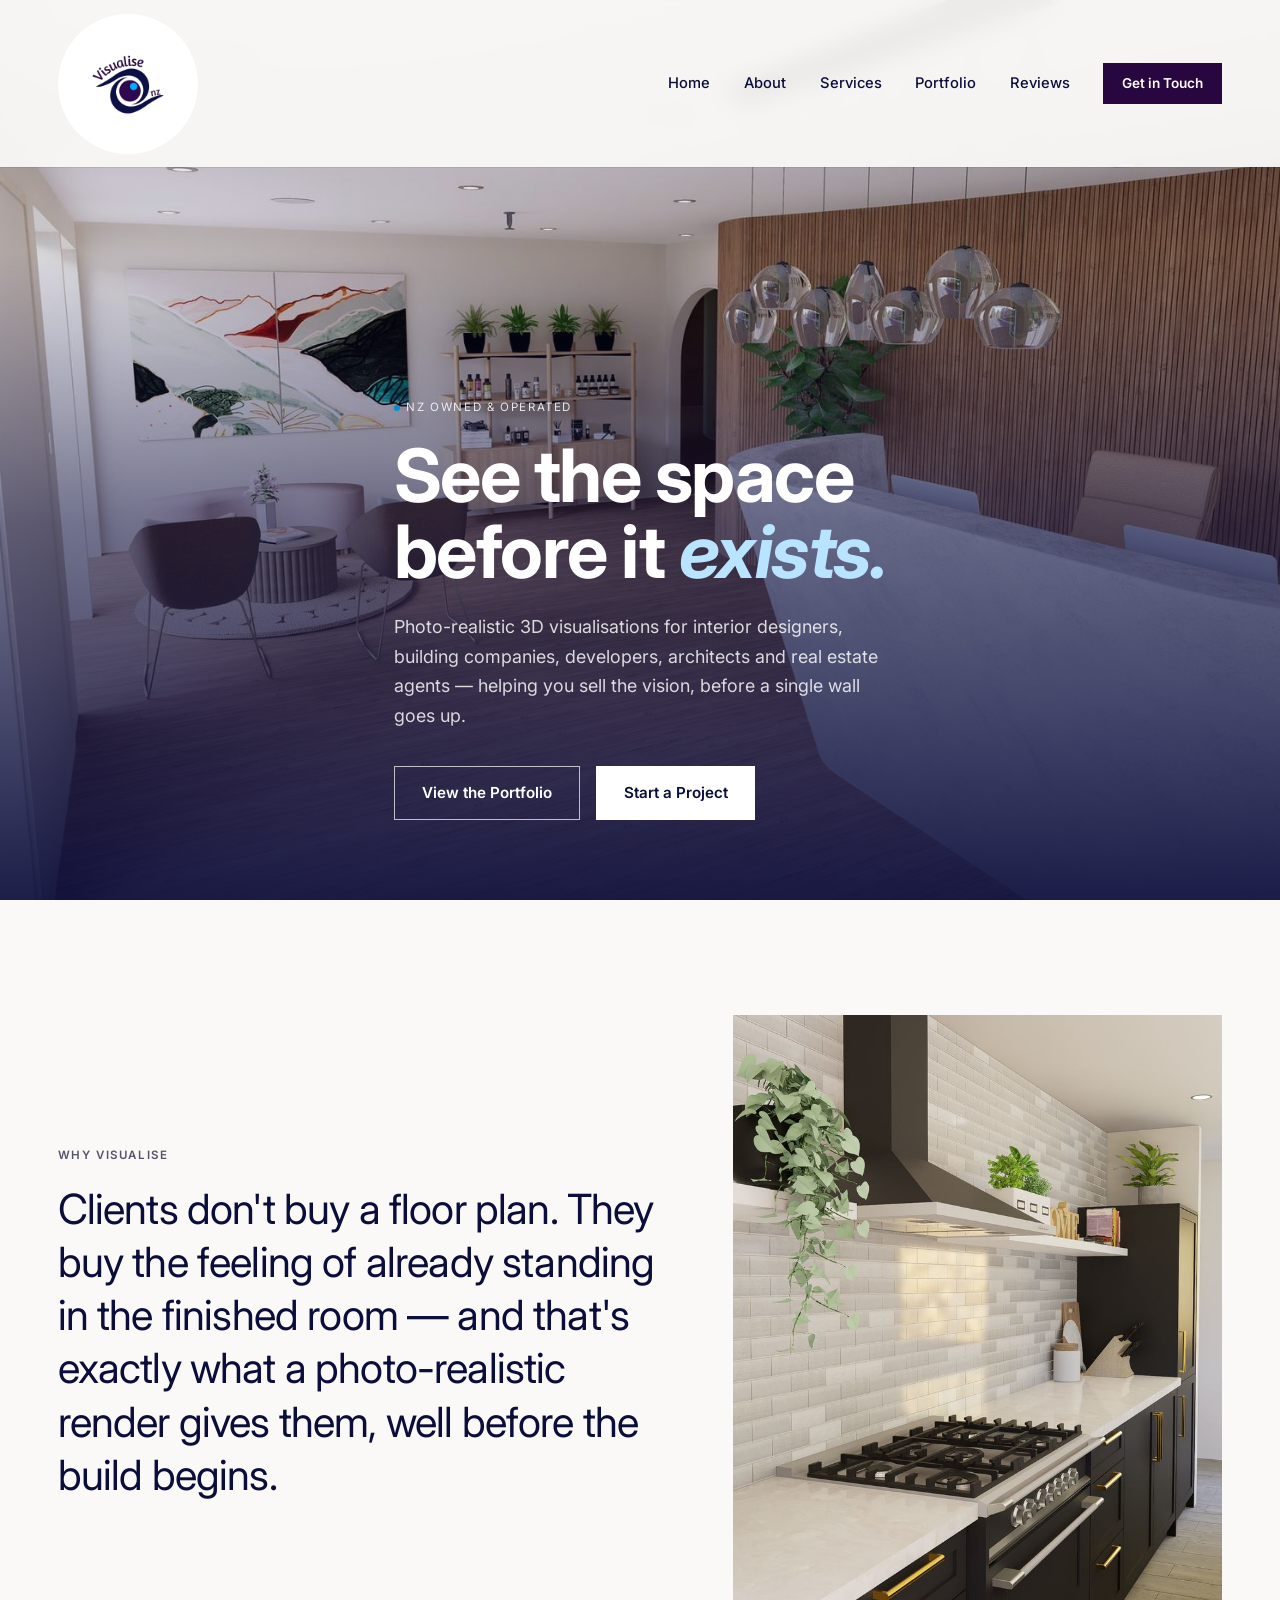
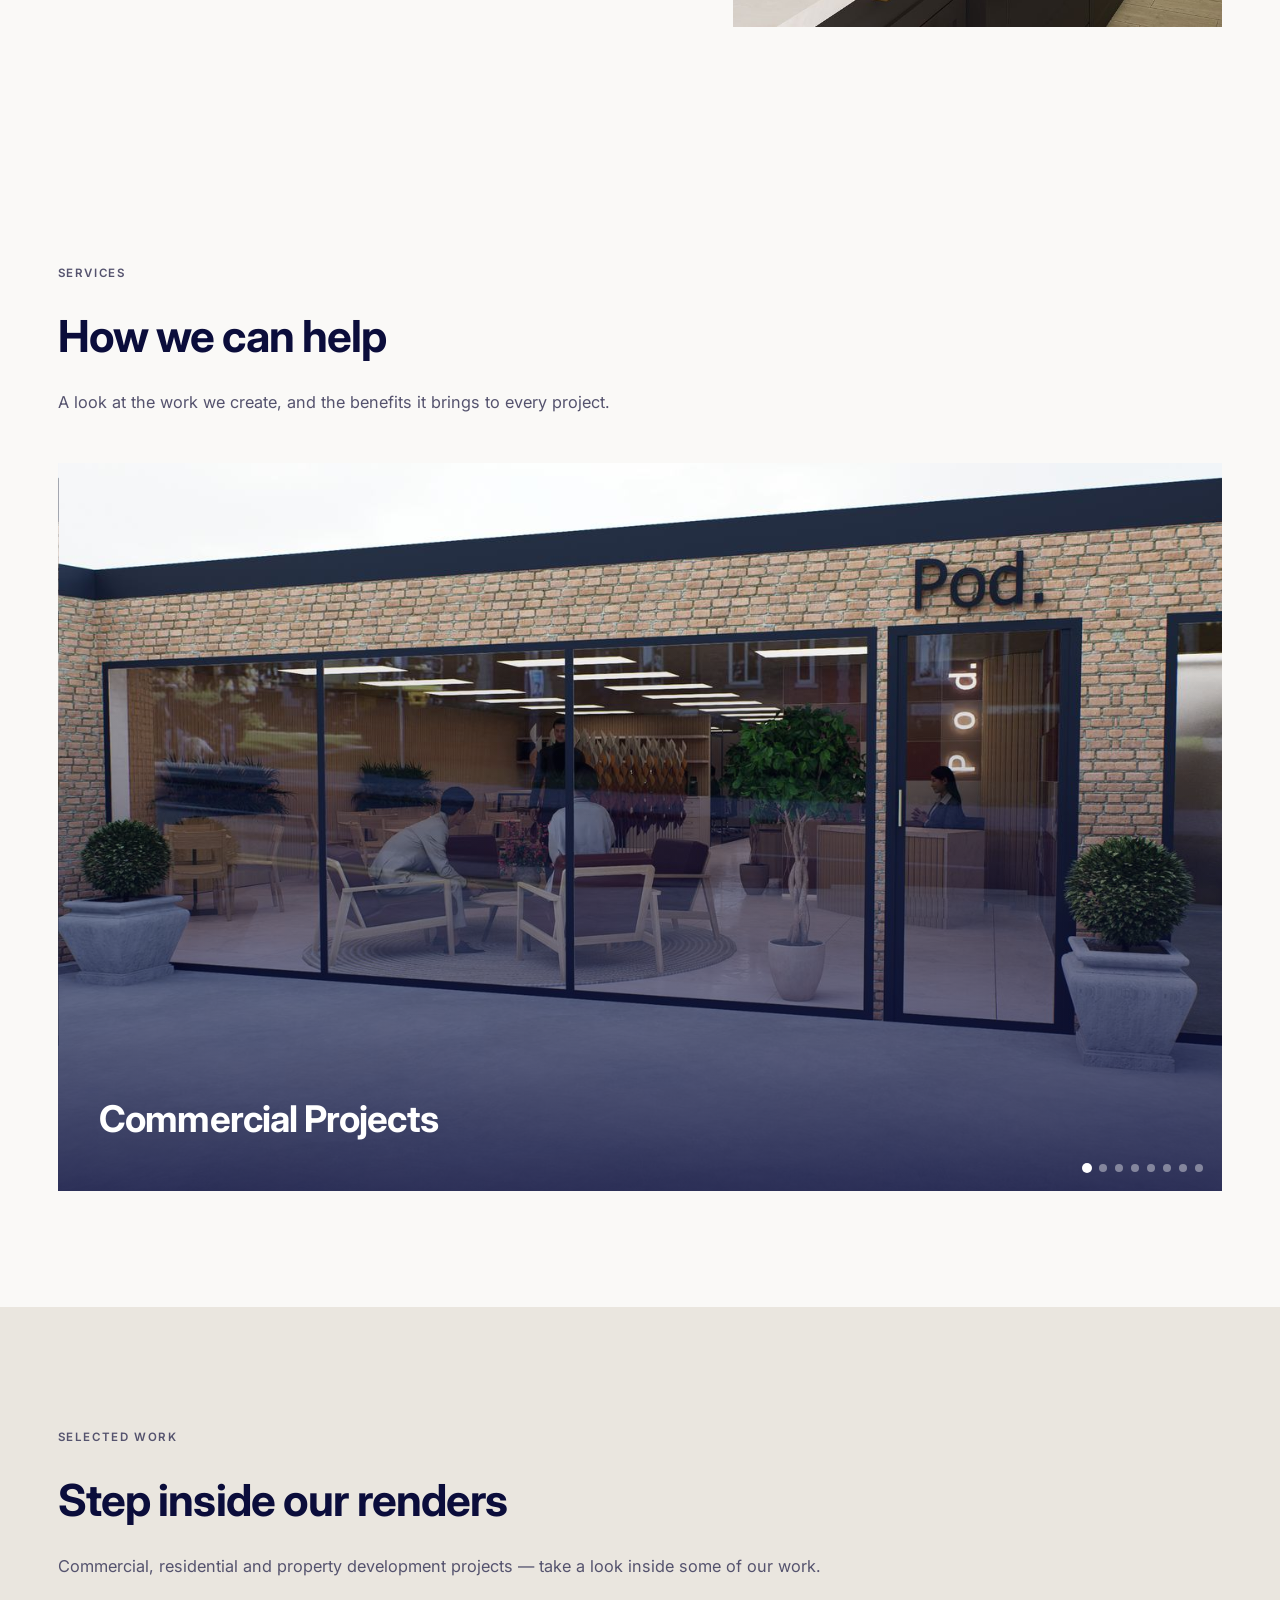
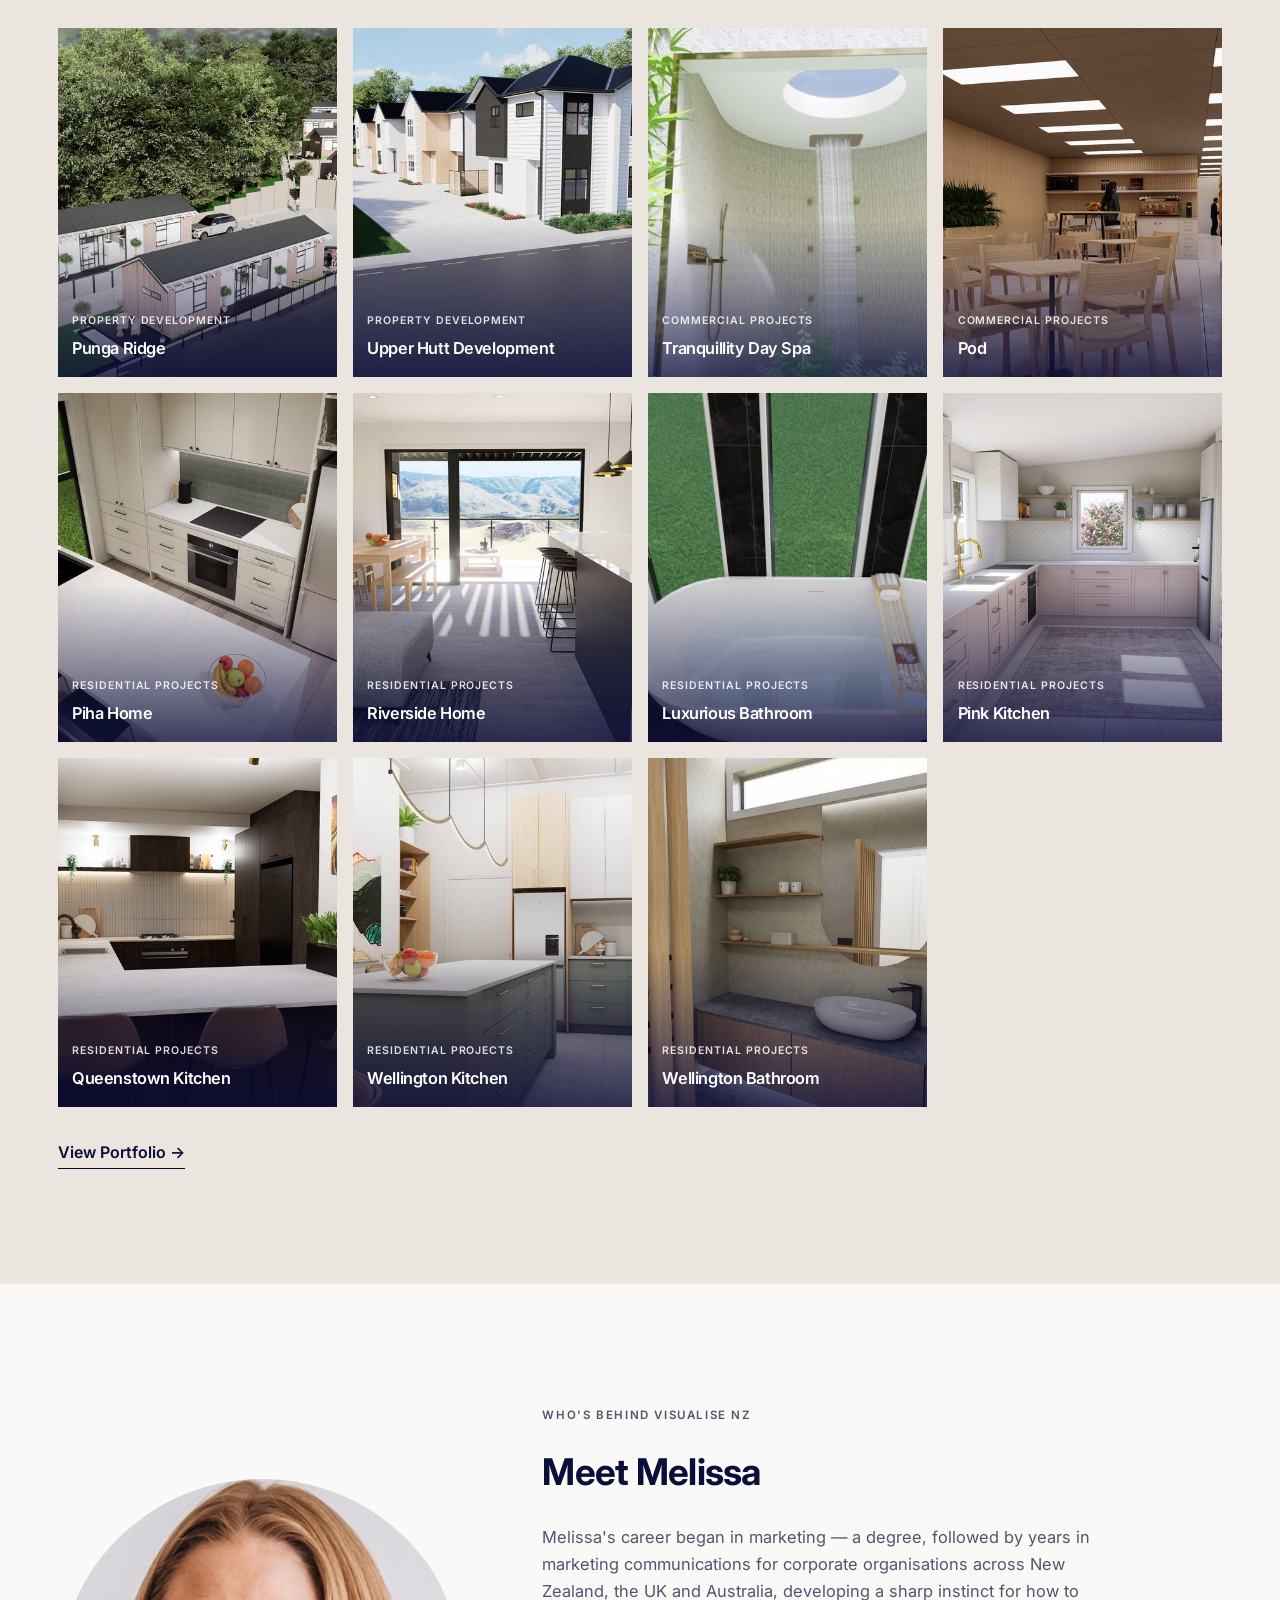
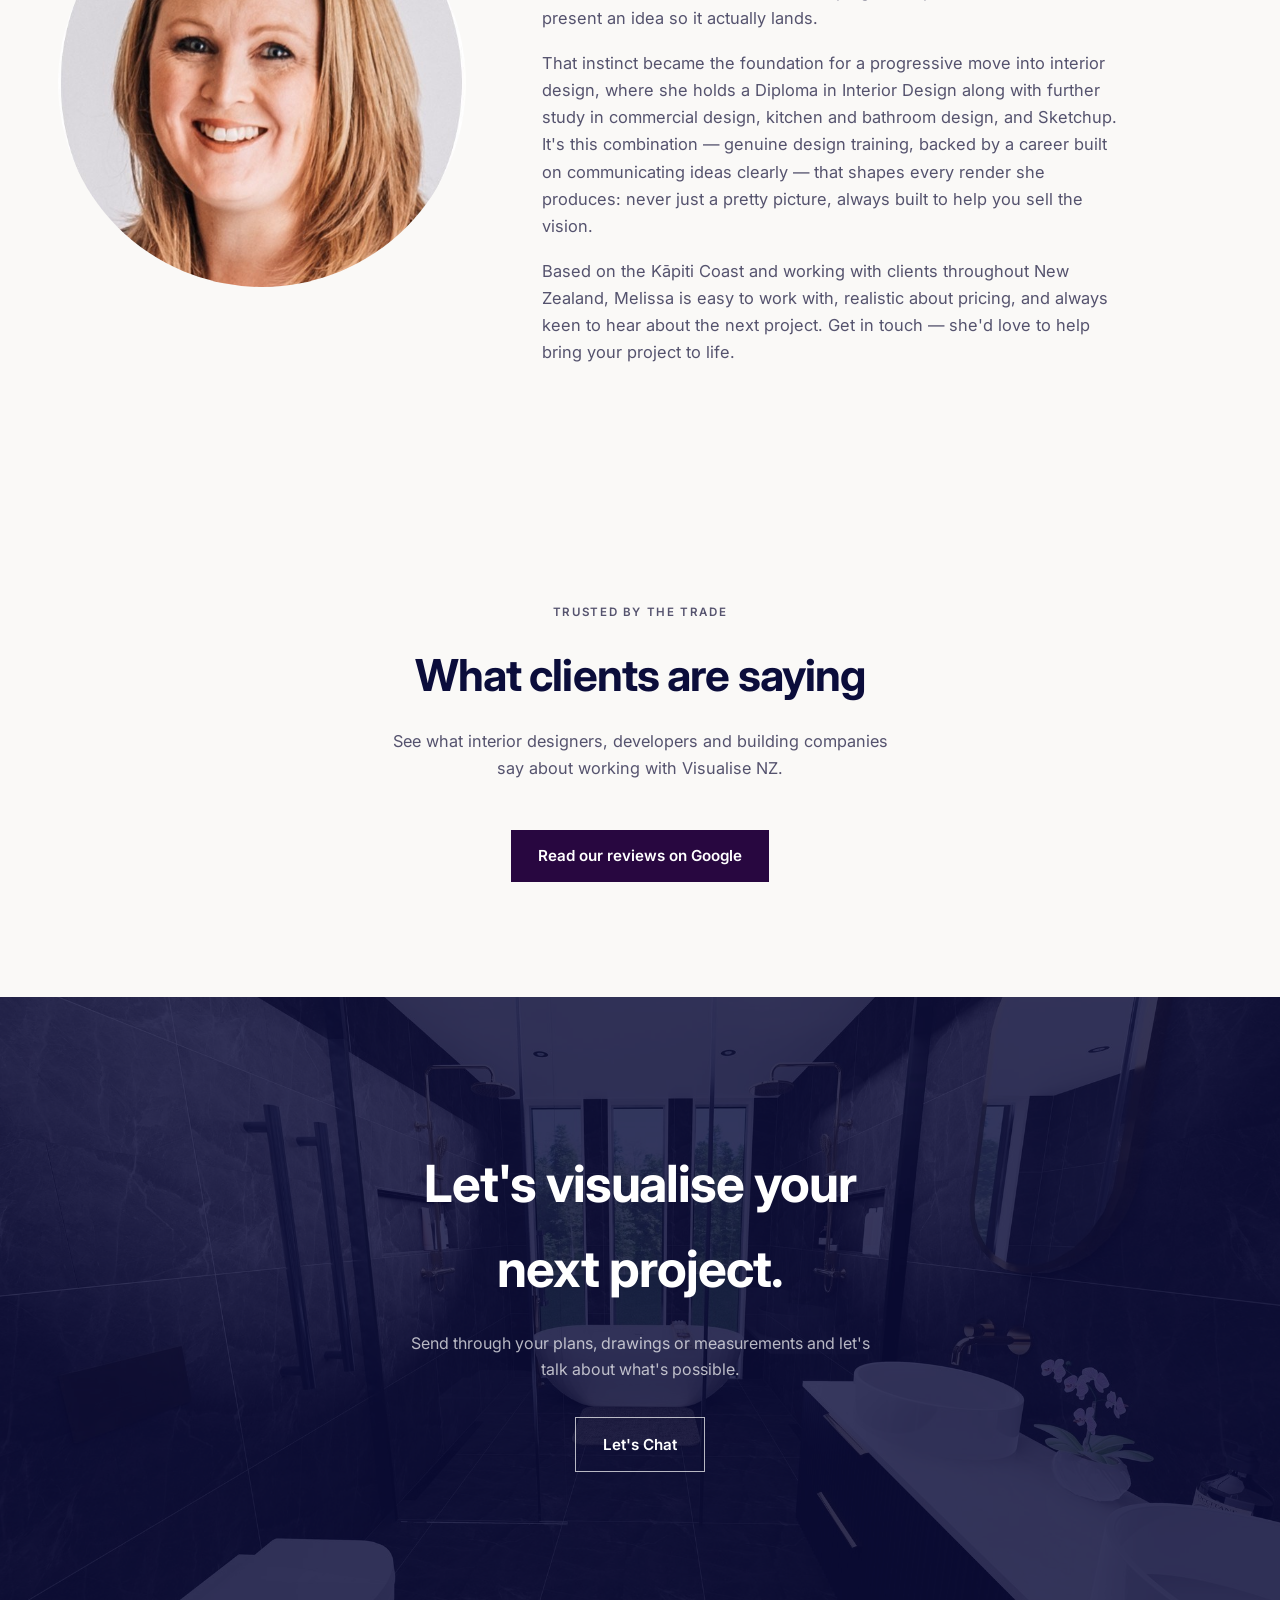
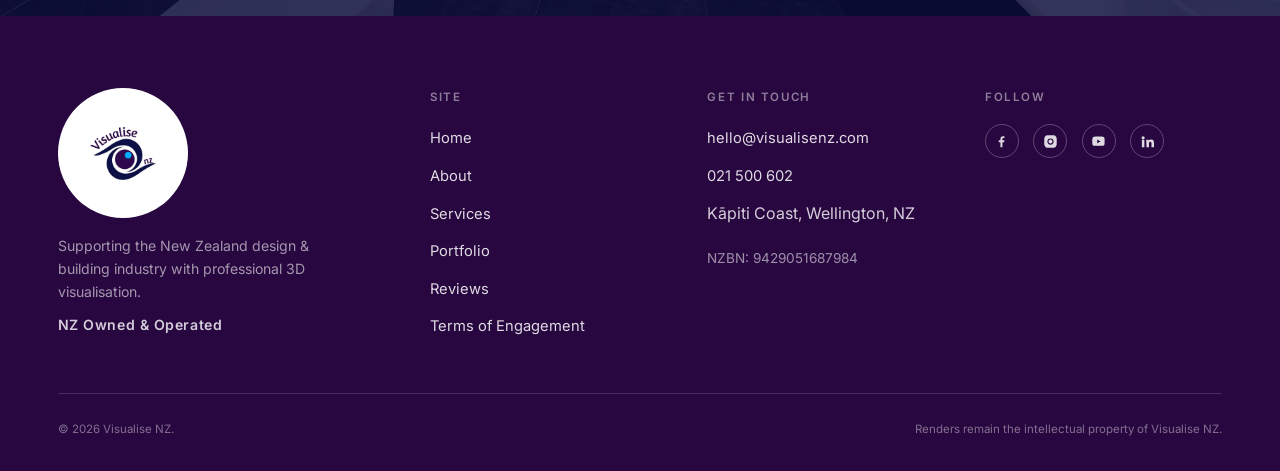
<file: index.html>
<!DOCTYPE html>
<html lang="en-NZ">
<head>
<meta charset="UTF-8">
<meta name="viewport" content="width=device-width, initial-scale=1.0">
<title>Visualise NZ — 3D Visualisation for the NZ Design &amp; Building Industry</title>
<meta name="description" content="Visualise NZ creates photo-realistic 3D visualisations for interior designers, building companies, property developers, architects and real estate agents across New Zealand.">
<meta property="og:type" content="website">
<link rel="canonical" href="https://visualisenz.com/">
<meta property="og:url" content="https://visualisenz.com">
<meta property="og:title" content="Visualise NZ — 3D Visualisation for the NZ Design & Building Industry">
<meta property="og:description" content="See the space before it exists. Photo-realistic 3D visualisations for interior designers, building companies, developers, architects and real estate agents.">
<meta property="og:image" content="https://visualisenz.com/images/homepage/og-image.jpg">
<meta property="og:image:width" content="1200">
<meta property="og:image:height" content="630">
<meta name="twitter:card" content="summary_large_image">
<meta name="twitter:title" content="Visualise NZ — 3D Visualisation for the NZ Design & Building Industry">
<meta name="twitter:description" content="See the space before it exists. Photo-realistic 3D visualisations for interior designers, building companies, developers, architects and real estate agents.">
<meta name="twitter:image" content="https://visualisenz.com/images/homepage/og-image.jpg">
<link rel="icon" type="image/png" sizes="32x32" href="images/icons/favicon-32.png">
<link rel="apple-touch-icon" sizes="180x180" href="images/icons/favicon-180.png">
<link rel="preconnect" href="https://fonts.googleapis.com">
<link rel="preconnect" href="https://fonts.gstatic.com" crossorigin>
<link href="https://fonts.googleapis.com/css2?family=Inter:ital,wght@0,400;0,500;0,600;0,700;0,800;1,500;1,600&display=swap" rel="stylesheet">
<link rel="stylesheet" href="css/style.css?v=3">
<script type="application/ld+json" id="structured-data"></script>
</head>
<body>

<a href="#main" class="skip-link">Skip to content</a>

<header id="site-header">
  <div class="wrap bar">
    <a href="#top" class="brand" aria-label="Visualise NZ home">
      <span class="brand-mark"><img src="images/icons/logo.png" alt="Visualise NZ logo"></span>
    </a>
    <nav class="nav-links" id="nav-links"><button type="button" class="nav-close" id="nav-close" aria-label="Close menu" onclick="document.getElementById(&quot;nav-links&quot;).classList.remove(&quot;open&quot;); document.getElementById(&quot;nav-toggle&quot;).setAttribute(&quot;aria-expanded&quot;,&quot;false&quot;);">&times;</button>
      <a href="#top">Home</a>
      <a href="#about">About</a>
      <a href="#services">Services</a>
      <a href="portfolio.html">Portfolio</a>
      <a href="#reviews">Reviews</a>
      <a href="mailto:hello@visualisenz.com" id="header-contact-btn" class="btn">Get in Touch</a>
    </nav>
    <button class="nav-toggle" id="nav-toggle" aria-label="Toggle menu" aria-expanded="false" aria-controls="nav-links">
      <span></span><span></span><span></span>
    </button>
  </div>
</header>

<main id="main">

  <div id="top"></div>
  <section class="hero" style="background-image:url('images/homepage/hero.jpg');">
    <div class="wrap">
      <span class="hero-badge">NZ Owned &amp; Operated</span>
      <h1 id="hero-heading">See the space<br>before it <em>exists.</em></h1>
      <p class="sub" id="hero-subtext">Photo-realistic 3D visualisations for interior designers, building companies, developers, architects and real estate agents — helping you sell the vision, before a single wall goes up.</p>
      <div class="cta-row">
        <a href="portfolio.html" class="btn btn-outline">View the Portfolio</a>
        <a href="#contact" class="btn btn-solid" style="background:var(--white);color:var(--ink);">Start a Project</a>
      </div>
    </div>
  </section>

  <section class="manifesto">
    <div class="wrap">
      <div class="reveal">
        <span class="label">Why Visualise</span>
        <h2 id="manifesto-heading" style="margin-top:1rem;">Clients don't buy a floor plan. They buy the feeling of already standing in the finished room — and that's exactly what a photo-realistic render gives them, well before the build begins.</h2>
      </div>
      <div class="img-frame reveal">
        <img src="images/homepage/manifesto.jpg" alt="Photo-realistic render of a kitchen, part of the Riverside Home project, by Visualise NZ">
      </div>
    </div>
  </section>

  <section id="services">
    <div class="wrap">
      <div class="section-head reveal">
        <span class="label">Services</span>
        <h2 class="nowrap-d" id="services-heading" style="margin-top:1rem;">How we can help</h2>
        <p class="sub nowrap-d" id="services-subtext">A look at the work we create, and the benefits it brings to every project.</p>
      </div>

      <div class="slideshow reveal" id="slideshow">
        <div class="slide active" style="background-image:url('images/homepage/slide-1-commercial.jpg');">
          <div class="slide-text"><h3>Commercial Projects</h3></div>
        </div>
        <div class="slide" style="background-image:url('images/homepage/slide-2-residential.jpg');">
          <div class="slide-text"><h3>Residential Projects</h3></div>
        </div>
        <div class="slide" style="background-image:url('images/homepage/slide-3-property.jpg');">
          <div class="slide-text"><h3>Property Developments</h3></div>
        </div>
        <div class="slide" style="background-image:url('images/homepage/slide-4-immersive-marketing.jpg');">
          <div class="slide-text"><h3>Immersive Marketing</h3><p>Sell new builds just like a real estate listing.</p></div>
        </div>
        <div class="slide" style="background-image:url('images/homepage/slide-5-virtual-showhomes.jpg');">
          <div class="slide-text"><h3>Virtual Show Homes</h3><p>Expand your customer base beyond a physical location.</p></div>
        </div>
        <div class="slide" style="background-image:url('images/homepage/slide-6-complete-design.jpg');">
          <div class="slide-text"><h3>Complete Design</h3><p>Present full 3D exterior &amp; interior design concepts.</p></div>
        </div>
        <div class="slide" style="background-image:url('images/homepage/slide-7-actual-materials.jpg');">
          <div class="slide-text"><h3>Actual Materials</h3><p>Explore multiple design options before building begins.</p></div>
        </div>
        <div class="slide" style="background-image:url('images/homepage/slide-8-on-demand.jpg');">
          <div class="slide-text"><h3>On Demand</h3><p>Renders when you need them, without the hiring process.</p></div>
        </div>
        <div class="slide-dots">
          <button class="dot active" data-slide="0" aria-label="Slide 1"></button>
          <button class="dot" data-slide="1" aria-label="Slide 2"></button>
          <button class="dot" data-slide="2" aria-label="Slide 3"></button>
          <button class="dot" data-slide="3" aria-label="Slide 4"></button>
          <button class="dot" data-slide="4" aria-label="Slide 5"></button>
          <button class="dot" data-slide="5" aria-label="Slide 6"></button>
          <button class="dot" data-slide="6" aria-label="Slide 7"></button>
          <button class="dot" data-slide="7" aria-label="Slide 8"></button>
        </div>
      </div>
    </div>
  </section>

  <section id="portfolio" class="portfolio">
    <div class="wrap">
      <div class="section-head reveal">
        <span class="label">Selected Work</span>
        <h2 class="nowrap-d" id="work-heading" style="margin-top:1rem;">Step inside our renders</h2>
        <p class="sub nowrap-d" id="work-subtext">Commercial, residential and property development projects — take a look inside some of our work.</p>
      </div>

      <div class="work-grid">
        <a class="work-tile reveal" href="portfolio.html#commercial">
          <img src="images/homepage/work-tranquillity-day-spa.jpg" alt="Tranquillity Day Spa render">
          <div class="work-tile-text"><span class="cat">Commercial Projects</span><h3>Tranquillity Day Spa</h3></div>
        </a>
        <a class="work-tile reveal" href="portfolio.html#commercial">
          <img src="images/homepage/work-pod.jpg" alt="Pod render">
          <div class="work-tile-text"><span class="cat">Commercial Projects</span><h3>Pod</h3></div>
        </a>
        <a class="work-tile reveal" href="portfolio.html#property">
          <img src="images/homepage/work-punga-ridge.jpg" alt="Punga Ridge render">
          <div class="work-tile-text"><span class="cat">Property Development</span><h3>Punga Ridge</h3></div>
        </a>
        <a class="work-tile reveal" href="portfolio.html#property">
          <img src="images/homepage/work-upper-hutt-development.jpg" alt="Upper Hutt Development render">
          <div class="work-tile-text"><span class="cat">Property Development</span><h3>Upper Hutt Development</h3></div>
        </a>
        <a class="work-tile reveal" href="portfolio.html#residential">
          <img src="images/homepage/work-piha-home.jpg" alt="Piha Home render">
          <div class="work-tile-text"><span class="cat">Residential Projects</span><h3>Piha Home</h3></div>
        </a>
        <a class="work-tile reveal" href="portfolio.html#residential">
          <img src="images/homepage/work-riverside-home.jpg" alt="Riverside Home render">
          <div class="work-tile-text"><span class="cat">Residential Projects</span><h3>Riverside Home</h3></div>
        </a>
        <a class="work-tile reveal" href="portfolio.html#residential">
          <img src="images/homepage/work-luxurious-bathroom.jpg" alt="Luxurious Bathroom render">
          <div class="work-tile-text"><span class="cat">Residential Projects</span><h3>Luxurious Bathroom</h3></div>
        </a>
        <a class="work-tile reveal" href="portfolio.html#residential">
          <img src="images/homepage/work-pink-kitchen.jpg" alt="Pink Kitchen render">
          <div class="work-tile-text"><span class="cat">Residential Projects</span><h3>Pink Kitchen</h3></div>
        </a>
        <a class="work-tile reveal" href="portfolio.html#residential">
          <img src="images/homepage/work-queenstown-kitchen.jpg" alt="Queenstown Kitchen render">
          <div class="work-tile-text"><span class="cat">Residential Projects</span><h3>Queenstown Kitchen</h3></div>
        </a>
        <a class="work-tile reveal" href="portfolio.html#residential">
          <img src="images/homepage/work-wellington-kitchen.jpg" alt="Wellington Kitchen render">
          <div class="work-tile-text"><span class="cat">Residential Projects</span><h3>Wellington Kitchen</h3></div>
        </a>
        <a class="work-tile reveal" href="portfolio.html#residential">
          <img src="images/homepage/work-wellington-bathroom.jpg" alt="Wellington Bathroom render">
          <div class="work-tile-text"><span class="cat">Residential Projects</span><h3>Wellington Bathroom</h3></div>
        </a>
      </div>

      <div class="portfolio-cta reveal">
        <a href="portfolio.html" class="link-arrow">View Portfolio →</a>
      </div>
    </div>
  </section>

  <section class="about" id="about">
    <div class="wrap">
      <div class="about-photo reveal">
        <img src="images/homepage/melissa.jpg" alt="Melissa, founder of Visualise NZ">
      </div>
      <div class="reveal">
        <span class="label">Who's Behind Visualise NZ</span>
        <h2 id="about-heading" style="margin-top:1rem;">Meet Melissa</h2>
        <p class="bio">Melissa's career began in marketing — a degree, followed by years in marketing communications for corporate organisations across New Zealand, the UK and Australia, developing a sharp instinct for how to present an idea so it actually lands.</p>
        <p class="bio" style="margin-top:1.1rem;">That instinct became the foundation for a progressive move into interior design, where she holds a Diploma in Interior Design along with further study in commercial design, kitchen and bathroom design, and Sketchup. It's this combination — genuine design training, backed by a career built on communicating ideas clearly — that shapes every render she produces: never just a pretty picture, always built to help you sell the vision.</p>
        <p class="bio" id="bio-text" style="margin-top:1.1rem;">Based on the Kāpiti Coast and working with clients throughout New Zealand, Melissa is easy to work with, realistic about pricing, and always keen to hear about the next project. Get in touch — she'd love to help bring your project to life.</p>
      </div>
    </div>
  </section>

  <section id="reviews" class="reviews">
    <div class="wrap">
      <div class="section-head reveal">
        <span class="label">Trusted By The Trade</span>
        <h2 id="reviews-heading" style="margin-top:1rem;">What clients are saying</h2>
        <p class="sub" id="reviews-subtext" style="margin-left:auto;margin-right:auto;">See what interior designers, developers and building companies say about working with Visualise NZ.</p>
      </div>
      <a href="https://share.google/uz5BSb3SUm9aPpeZi" id="reviews-btn" target="_blank" rel="noopener" class="btn btn-solid" style="background:var(--plum);color:var(--white);">Read our reviews on Google</a>
    </div>
  </section>

  <section class="final-cta" style="background-image:url('images/homepage/final-cta.jpg');">
    <div class="wrap">
      <h2 class="reveal" id="cta-heading">Let's visualise your next project.</h2>
      <p class="sub reveal" id="cta-subtext">Send through your plans, drawings or measurements and let's talk about what's possible.</p>
      <div class="cta-row reveal">
        <a href="mailto:hello@visualisenz.com" id="chat-btn" class="btn btn-outline">Let's Chat</a>
      </div>
    </div>
  </section>

</main>

<footer id="contact">
  <div class="wrap">
    <div class="footer-grid">
      <div class="footer-brand">
        <span class="footer-mark"><img src="images/icons/logo.png" alt="Visualise NZ logo"></span>
        <p id="footer-description">Supporting the New Zealand design &amp; building industry with professional 3D visualisation.</p>
        <p id="footer-nz-owned" style="margin-top:0.6rem; font-weight:600; letter-spacing:0.04em; color:rgba(255,255,255,0.8);">NZ Owned &amp; Operated</p>
      </div>
      <div class="footer-col">
        <span class="label" id="footer-site-label">Site</span>
        <ul id="footer-nav-items-container">
          <li><a href="#top">Home</a></li>
          <li><a href="#about">About</a></li>
          <li><a href="#services">Services</a></li>
          <li><a href="portfolio.html">Portfolio</a></li>
          <li><a href="#reviews">Reviews</a></li>
          <li><a href="terms.html">Terms &amp; Conditions</a></li>
        </ul>
      </div>
      <div class="footer-col">
        <span class="label" id="footer-contact-label">Get In Touch</span>
        <ul>
          <li><a href="mailto:hello@visualisenz.com" id="footer-email">hello@visualisenz.com</a></li>
          <li><a href="tel:+64215000602" id="footer-phone">021 500 602</a></li>
          <li id="footer-address">Kāpiti Coast, Wellington, NZ</li>
          <li style="margin-top:0.6rem; color:rgba(255,255,255,0.55); font-size:0.85rem;"><span id="footer-nzbn">NZBN: 9429051687984</span></li>
        </ul>
      </div>
      <div class="footer-col">
        <span class="label" id="footer-follow-label">Follow</span>
        <div class="socials">
          <a href="https://www.facebook.com/visualisenz/" id="social-facebook" aria-label="Visualise NZ on Facebook" target="_blank" rel="noopener">
            <svg viewBox="0 0 24 24"><path d="M13.5 21v-8h2.7l.4-3.1h-3.1V8c0-.9.3-1.5 1.6-1.5H16.7V3.6C16.4 3.6 15.4 3.5 14.3 3.5c-2.4 0-4 1.5-4 4.2v2.2H7.6V13h2.7v8h3.2z"/></svg>
          </a>
          <a href="https://www.instagram.com/visualisenz/" id="social-instagram" aria-label="Visualise NZ on Instagram" target="_blank" rel="noopener">
            <svg viewBox="0 0 24 24"><path d="M12 2c2.7 0 3.06.01 4.12.06 1.06.05 1.79.22 2.43.47.66.26 1.22.6 1.77 1.16.56.55.9 1.11 1.16 1.77.25.64.42 1.37.47 2.43C21.99 8.94 22 9.3 22 12s-.01 3.06-.06 4.12c-.05 1.06-.22 1.79-.47 2.43a4.9 4.9 0 0 1-1.16 1.77 4.9 4.9 0 0 1-1.77 1.16c-.64.25-1.37.42-2.43.47C15.06 21.99 14.7 22 12 22s-3.06-.01-4.12-.06c-1.06-.05-1.79-.22-2.43-.47a4.9 4.9 0 0 1-1.77-1.16 4.9 4.9 0 0 1-1.16-1.77c-.25-.64-.42-1.37-.47-2.43C2.01 15.06 2 14.7 2 12s.01-3.06.06-4.12c.05-1.06.22-1.79.47-2.43.26-.66.6-1.22 1.16-1.77A4.9 4.9 0 0 1 5.46 2.52c.64-.25 1.37-.42 2.43-.47C8.94 2.01 9.3 2 12 2zm0 5a5 5 0 1 0 0 10 5 5 0 0 0 0-10zm0 8.2a3.2 3.2 0 1 1 0-6.4 3.2 3.2 0 0 1 0 6.4zm5.2-8.4a1.17 1.17 0 1 1 0-2.34 1.17 1.17 0 0 1 0 2.34z"/></svg>
          </a>
          <a href="https://www.youtube.com/@visualisenz" id="social-youtube" aria-label="Visualise NZ on YouTube" target="_blank" rel="noopener">
            <svg viewBox="0 0 24 24"><path d="M21.6 7.2s-.2-1.5-.8-2.1c-.8-.8-1.7-.8-2.1-.9C15.9 4 12 4 12 4h0s-3.9 0-6.7.2c-.4.1-1.3.1-2.1.9-.6.6-.8 2.1-.8 2.1S2 9 2 10.7v1.6C2 14 2.2 15.8 2.2 15.8s.2 1.5.8 2.1c.8.8 1.9.8 2.3.9C6.9 19 12 19 12 19s3.9 0 6.7-.2c.4-.1 1.3-.1 2.1-.9.6-.6.8-2.1.8-2.1s.2-1.8.2-3.5v-1.6c0-1.7-.2-3.5-.2-3.5zM9.9 14.6V8.9l5.4 2.9-5.4 2.8z"/></svg>
          </a>
          <a href="https://www.linkedin.com/company/visualise-nz/" id="social-linkedin" aria-label="Visualise NZ on LinkedIn" target="_blank" rel="noopener">
            <svg viewBox="0 0 24 24"><path d="M4.98 3.5a2.5 2.5 0 1 1 0 5 2.5 2.5 0 0 1 0-5zM3 9h4v12H3zm7 0h3.8v1.7h.05c.53-.95 1.83-1.95 3.77-1.95 4.03 0 4.78 2.5 4.78 5.76V21h-4v-5.6c0-1.34-.02-3.06-1.86-3.06-1.87 0-2.16 1.46-2.16 2.96V21h-4z"/></svg>
          </a>
        </div>
      </div>
    </div>
    <div class="footer-bottom">
      <span>© <span id="year"></span> Visualise NZ.</span>
      <span>Renders remain the intellectual property of Visualise NZ.</span>
    </div>
  </div>
</footer>

<script src="js/main.js?v=3" defer></script>
<script src="js/content-loader.js?v=3" defer></script>

<!-- Cloudflare Web Analytics --><script defer src='https://static.cloudflareinsights.com/beacon.min.js' data-cf-beacon='{"token": "6e3ff25cce6e4a08ab46dcb31bb2575a"}'></script><!-- End Cloudflare Web Analytics -->
</body>
</html>
</file>
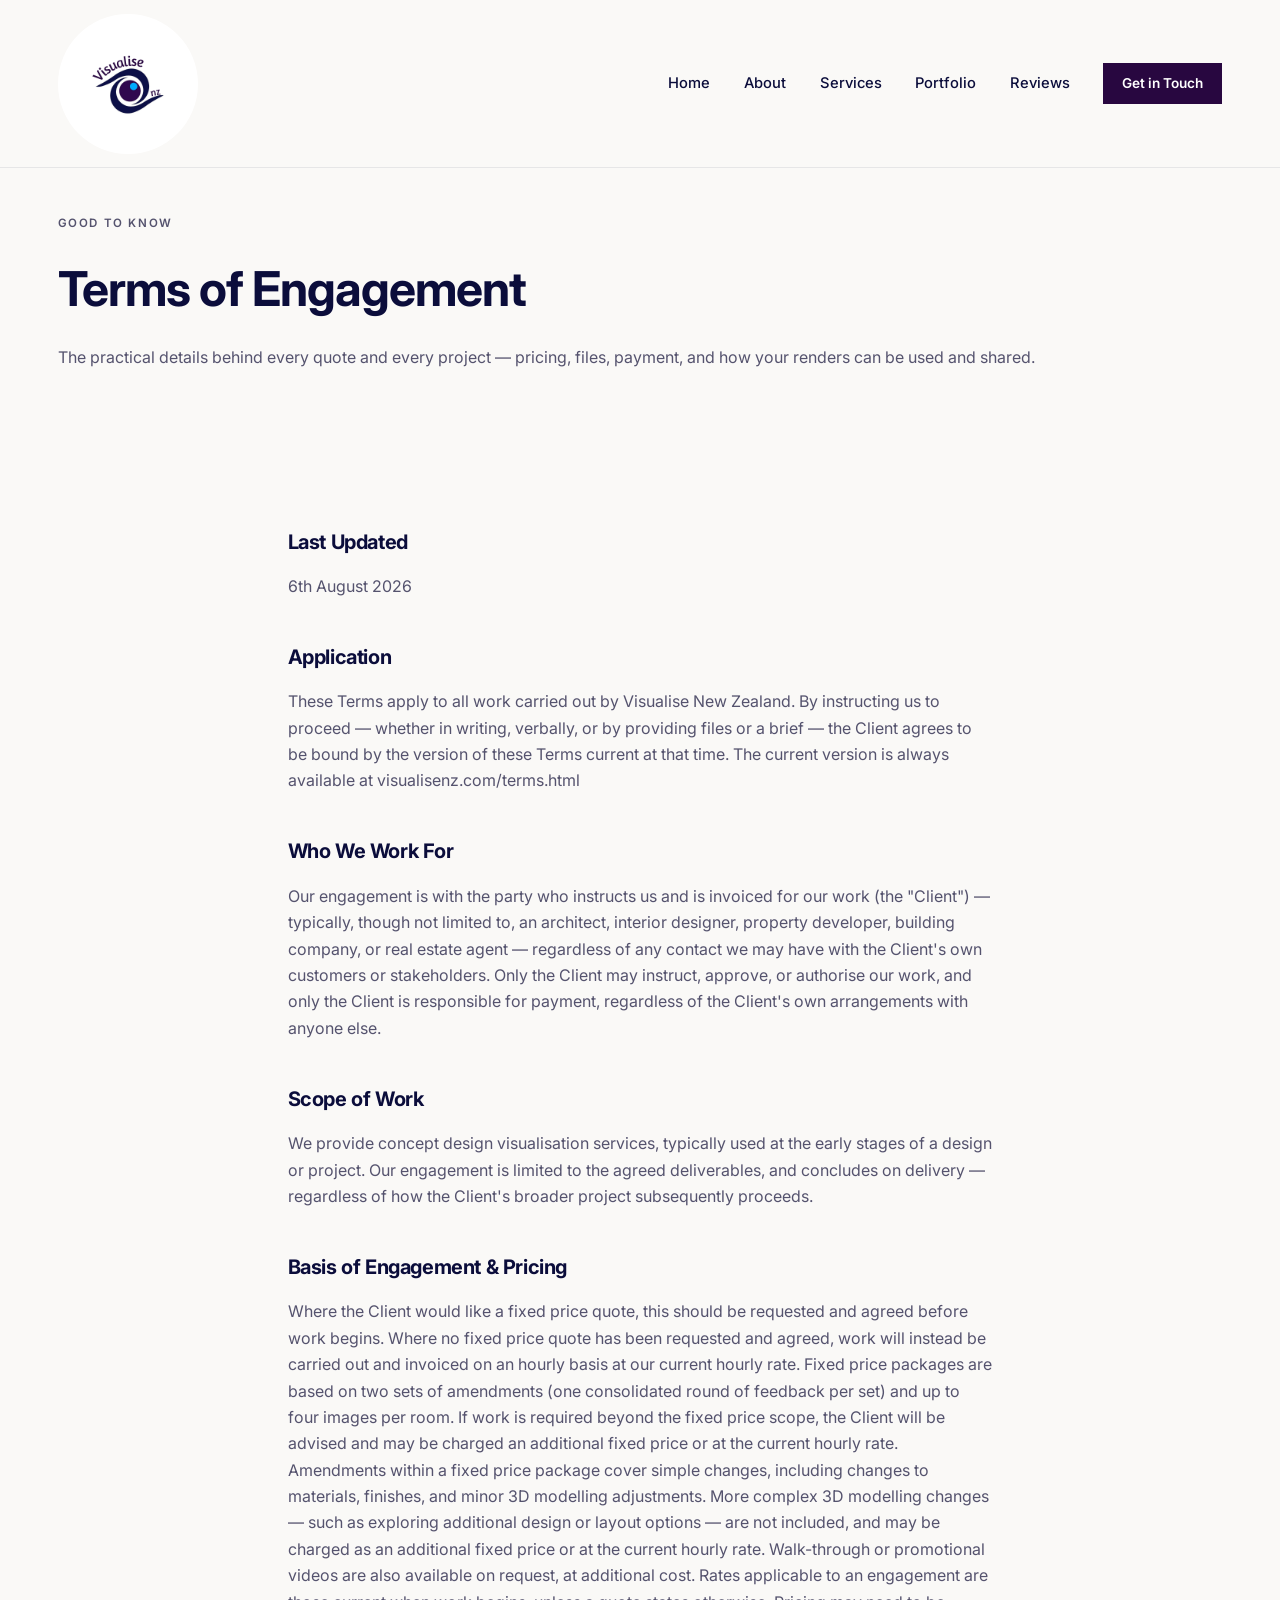
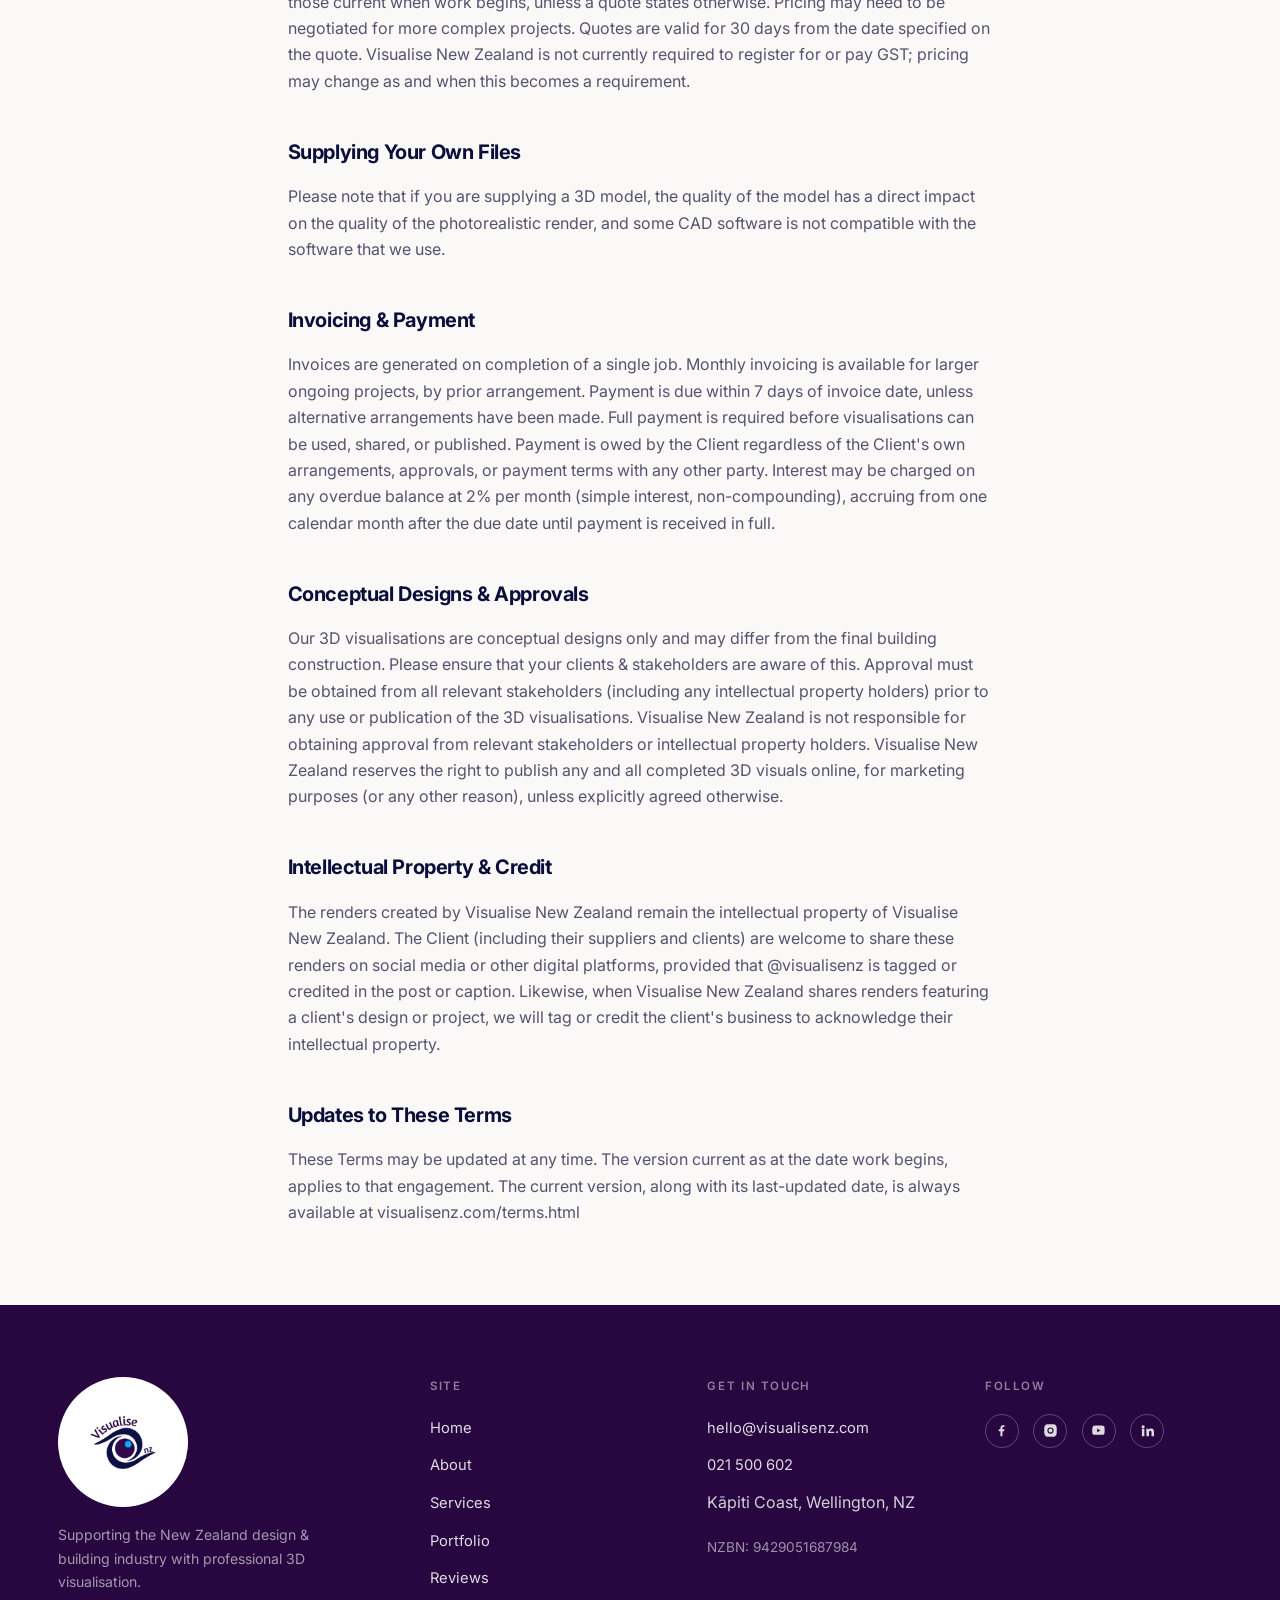
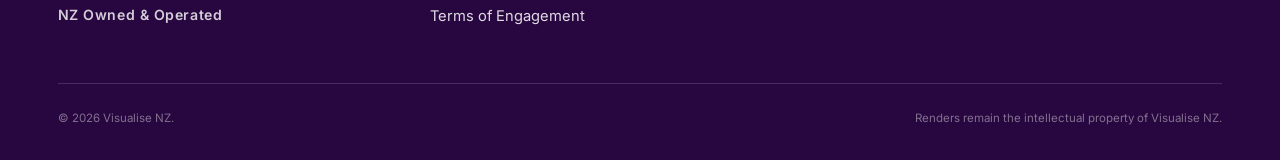
<file: terms.html>
<!DOCTYPE html>
<html lang="en-NZ">
<head>
<meta charset="UTF-8">
<meta name="viewport" content="width=device-width, initial-scale=1.0">
<title>Terms &amp; Conditions — Visualise NZ</title>
<meta name="description" content="Terms and conditions for 3D visualisation services provided by Visualise NZ.">
<meta property="og:type" content="website">
<link rel="canonical" href="https://visualisenz.com/terms.html">
<meta property="og:url" content="https://visualisenz.com/terms.html">
<meta property="og:title" content="Terms & Conditions — Visualise NZ">
<meta property="og:description" content="Terms and conditions for 3D visualisation services provided by Visualise NZ.">
<meta property="og:image" content="https://visualisenz.com/images/homepage/og-image.jpg">
<meta property="og:image:width" content="1200">
<meta property="og:image:height" content="630">
<meta name="twitter:card" content="summary_large_image">
<meta name="twitter:title" content="Terms & Conditions — Visualise NZ">
<meta name="twitter:description" content="Terms and conditions for 3D visualisation services provided by Visualise NZ.">
<meta name="twitter:image" content="https://visualisenz.com/images/homepage/og-image.jpg">
<link rel="icon" type="image/png" sizes="32x32" href="images/icons/favicon-32.png">
<link rel="apple-touch-icon" sizes="180x180" href="images/icons/favicon-180.png">
<link rel="preconnect" href="https://fonts.googleapis.com">
<link rel="preconnect" href="https://fonts.gstatic.com" crossorigin>
<link href="https://fonts.googleapis.com/css2?family=Inter:ital,wght@0,400;0,500;0,600;0,700;0,800;1,500;1,600&display=swap" rel="stylesheet">
<link rel="stylesheet" href="css/style.css?v=3">
</head>
<body>

<header id="site-header">
  <div class="wrap bar">
    <a href="index.html" class="brand" aria-label="Visualise NZ home">
      <span class="brand-mark"><img src="images/icons/logo.png" alt="Visualise NZ logo"></span>
    </a>
    <nav class="nav-links" id="nav-links"><button type="button" class="nav-close" id="nav-close" aria-label="Close menu" onclick="document.getElementById(&quot;nav-links&quot;).classList.remove(&quot;open&quot;); document.getElementById(&quot;nav-toggle&quot;).setAttribute(&quot;aria-expanded&quot;,&quot;false&quot;);">&times;</button>
      <a href="index.html">Home</a>
      <a href="index.html#about">About</a>
      <a href="index.html#services">Services</a>
      <a href="portfolio.html">Portfolio</a>
      <a href="index.html#reviews">Reviews</a>
      <a href="mailto:hello@visualisenz.com" id="header-contact-btn" class="btn">Get in Touch</a>
    </nav>
    <button class="nav-toggle" id="nav-toggle" aria-label="Toggle menu" aria-expanded="false" aria-controls="nav-links">
      <span></span><span></span><span></span>
    </button>
  </div>
</header>

<main>
  <section class="page-hero">
    <div class="wrap">
      <span class="label">Good to Know</span>
      <h1 id="terms-heading" style="margin-top:0.9rem;">Terms &amp; Conditions</h1>
      <p id="terms-intro">The practical details behind every quote and every project — pricing, files, payment, and how your renders can be used and shared.</p>
    </div>
  </section>

  <section class="terms">
    <div class="wrap">
      <div id="terms-sections">
      <h2>Pricing &amp; Amendments</h2>
      <p>Fixed price package includes two sets of amendments and up to four images per room. Additional amendments or images may incur additional cost. Specialised Virtual Tour and Virtual Reality software may also incur additional cost.</p>
      <p>All pricing is for trade only and is subject to change. Pricing may need to be negotiated for more complex projects. Visualise New Zealand is not currently required to register for or to pay GST, pricing may change as and when this is a requirement. Quotes are valid for 30 days from the date specified on the quote.</p>

      <h2>Supplying Your Own Files</h2>
      <p>Please note that if you are supplying a 3D model, that the quality of the model has a direct impact on the quality of the photo-realistic render and some CAD software is not compatible with the software that we use, or may incur additional cost.</p>

      <h2>Invoicing &amp; Payment</h2>
      <p>Invoices are generated on completion of a single job or monthly for larger ongoing projects. Payment is due on completion of the work quoted by Visualise New Zealand and within 7 days of invoice date please, unless alternative arrangements have been made. Full payment is required before the 3D visualisations can be used, shared or published.</p>

      <h2>Conceptual Designs &amp; Approvals</h2>
      <p>Our 3D visualisations are conceptual designs only and may differ from the final building construction. Please ensure that your clients &amp; stakeholders are aware of this. Approval must be obtained from all relevant stakeholders (including any intellectual property holders) prior to any use or publication of the 3D visualisations. Visualise New Zealand is not responsible for obtaining the approval from relevant stakeholders or intellectual property holders. Visualise New Zealand reserves the right to publish any and all completed 3D visuals online, for marketing purposes (or any other reason), unless explicitly agreed otherwise.</p>

      <h2>Intellectual Property &amp; Credit</h2>
      <p>The renders created by Visualise New Zealand remain the intellectual property of Visualise New Zealand. Trade clients (including their suppliers and clients) are welcome to share these renders on social media or other digital platforms, provided that @visualisenz is tagged or credited in the post or caption. Likewise when Visualise New Zealand shares renders featuring client's design or project, we will tag or credit the client's business to acknowledge their intellectual property.</p>
      </div>
    </div>
  </section>
</main>

<footer id="contact">
  <div class="wrap">
    <div class="footer-grid">
      <div class="footer-brand">
        <span class="footer-mark"><img src="images/icons/logo.png" alt="Visualise NZ logo"></span>
        <p id="footer-description">Supporting the New Zealand design &amp; building industry with professional 3D visualisation.</p>
        <p id="footer-nz-owned" style="margin-top:0.6rem; font-weight:600; letter-spacing:0.04em; color:rgba(255,255,255,0.8);">NZ Owned &amp; Operated</p>
      </div>
      <div class="footer-col">
        <span class="label" id="footer-site-label">Site</span>
        <ul id="footer-nav-items-container">
          <li><a href="index.html">Home</a></li>
          <li><a href="index.html#about">About</a></li>
          <li><a href="index.html#services">Services</a></li>
          <li><a href="portfolio.html">Portfolio</a></li>
          <li><a href="index.html#reviews">Reviews</a></li>
          <li><a href="terms.html">Terms &amp; Conditions</a></li>
        </ul>
      </div>
      <div class="footer-col">
        <span class="label" id="footer-contact-label">Get In Touch</span>
        <ul>
          <li><a href="mailto:hello@visualisenz.com" id="footer-email">hello@visualisenz.com</a></li>
          <li><a href="tel:+64215000602" id="footer-phone">021 500 602</a></li>
          <li id="footer-address">Kāpiti Coast, Wellington, NZ</li>
          <li style="margin-top:0.6rem; color:rgba(255,255,255,0.55); font-size:0.85rem;"><span id="footer-nzbn">NZBN: 9429051687984</span></li>
        </ul>
      </div>
      <div class="footer-col">
        <span class="label" id="footer-follow-label">Follow</span>
        <div class="socials">
          <a href="https://www.facebook.com/visualisenz/" id="social-facebook" aria-label="Visualise NZ on Facebook" target="_blank" rel="noopener">
            <svg viewBox="0 0 24 24"><path d="M13.5 21v-8h2.7l.4-3.1h-3.1V8c0-.9.3-1.5 1.6-1.5H16.7V3.6C16.4 3.6 15.4 3.5 14.3 3.5c-2.4 0-4 1.5-4 4.2v2.2H7.6V13h2.7v8h3.2z"/></svg>
          </a>
          <a href="https://www.instagram.com/visualisenz/" id="social-instagram" aria-label="Visualise NZ on Instagram" target="_blank" rel="noopener">
            <svg viewBox="0 0 24 24"><path d="M12 2c2.7 0 3.06.01 4.12.06 1.06.05 1.79.22 2.43.47.66.26 1.22.6 1.77 1.16.56.55.9 1.11 1.16 1.77.25.64.42 1.37.47 2.43C21.99 8.94 22 9.3 22 12s-.01 3.06-.06 4.12c-.05 1.06-.22 1.79-.47 2.43a4.9 4.9 0 0 1-1.16 1.77 4.9 4.9 0 0 1-1.77 1.16c-.64.25-1.37.42-2.43.47C15.06 21.99 14.7 22 12 22s-3.06-.01-4.12-.06c-1.06-.05-1.79-.22-2.43-.47a4.9 4.9 0 0 1-1.77-1.16 4.9 4.9 0 0 1-1.16-1.77c-.25-.64-.42-1.37-.47-2.43C2.01 15.06 2 14.7 2 12s.01-3.06.06-4.12c.05-1.06.22-1.79.47-2.43.26-.66.6-1.22 1.16-1.77A4.9 4.9 0 0 1 5.46 2.52c.64-.25 1.37-.42 2.43-.47C8.94 2.01 9.3 2 12 2zm0 5a5 5 0 1 0 0 10 5 5 0 0 0 0-10zm0 8.2a3.2 3.2 0 1 1 0-6.4 3.2 3.2 0 0 1 0 6.4zm5.2-8.4a1.17 1.17 0 1 1 0-2.34 1.17 1.17 0 0 1 0 2.34z"/></svg>
          </a>
          <a href="https://www.youtube.com/@visualisenz" id="social-youtube" aria-label="Visualise NZ on YouTube" target="_blank" rel="noopener">
            <svg viewBox="0 0 24 24"><path d="M21.6 7.2s-.2-1.5-.8-2.1c-.8-.8-1.7-.8-2.1-.9C15.9 4 12 4 12 4h0s-3.9 0-6.7.2c-.4.1-1.3.1-2.1.9-.6.6-.8 2.1-.8 2.1S2 9 2 10.7v1.6C2 14 2.2 15.8 2.2 15.8s.2 1.5.8 2.1c.8.8 1.9.8 2.3.9C6.9 19 12 19 12 19s3.9 0 6.7-.2c.4-.1 1.3-.1 2.1-.9.6-.6.8-2.1.8-2.1s.2-1.8.2-3.5v-1.6c0-1.7-.2-3.5-.2-3.5zM9.9 14.6V8.9l5.4 2.9-5.4 2.8z"/></svg>
          </a>
          <a href="https://www.linkedin.com/company/visualise-nz/" id="social-linkedin" aria-label="Visualise NZ on LinkedIn" target="_blank" rel="noopener">
            <svg viewBox="0 0 24 24"><path d="M4.98 3.5a2.5 2.5 0 1 1 0 5 2.5 2.5 0 0 1 0-5zM3 9h4v12H3zm7 0h3.8v1.7h.05c.53-.95 1.83-1.95 3.77-1.95 4.03 0 4.78 2.5 4.78 5.76V21h-4v-5.6c0-1.34-.02-3.06-1.86-3.06-1.87 0-2.16 1.46-2.16 2.96V21h-4z"/></svg>
          </a>
        </div>
      </div>
    </div>
    <div class="footer-bottom">
      <span>© <span id="year"></span> Visualise NZ.</span>
      <span>Renders remain the intellectual property of Visualise NZ.</span>
    </div>
  </div>
</footer>

<script src="js/main.js?v=3" defer></script>
<script src="js/content-loader.js?v=3" defer></script>

<!-- Cloudflare Web Analytics --><script defer src='https://static.cloudflareinsights.com/beacon.min.js' data-cf-beacon='{"token": "6e3ff25cce6e4a08ab46dcb31bb2575a"}'></script><!-- End Cloudflare Web Analytics -->
</body>
</html>
</file>
<file: css/style.css>
:root{
    --ink:      #0B0D3B;
    --plum:     #280740;
    --aqua:     #008FD5;
    --paper:    #FAF9F7;
    --stone:    #EAE6DF;
    --ink-soft: #55536E;
    --white:    #FFFFFF;

    --font-display: 'Inter', sans-serif;
    --font-body:    'Inter', sans-serif;
    --font-mono:    'Inter', sans-serif;

    --max: 1280px;
    --gutter: clamp(1.25rem, 4.5vw, 4.5rem);
  }

*,*::before,*::after{ box-sizing:border-box; }

html{ scroll-behavior:smooth; }

@media (prefers-reduced-motion: reduce){
    *,*::before,*::after{ animation-duration:0.001ms !important; animation-iteration-count:1 !important; transition-duration:0.001ms !important; scroll-behavior:auto !important; }
  }

body{ margin:0; background:var(--paper); color:var(--ink); font-family:var(--font-body); font-size:16px; line-height:1.65; -webkit-font-smoothing:antialiased; }
a{ color:inherit; text-decoration:none; }
.label{ font-family:var(--font-body); font-weight:600; font-size:0.72rem; letter-spacing:0.14em; text-transform:uppercase; color:var(--ink-soft); }

header{ position:relative; z-index:100; padding:0.85rem 0; }
header::before{ content:""; position:absolute; inset:0; z-index:-1; background:rgba(250,249,247,0.94); backdrop-filter:blur(10px); -webkit-backdrop-filter:blur(10px); box-shadow:0 1px 0 rgba(11,13,59,0.08); }
@media (min-width:901px){
  header{ position:fixed; top:0; left:0; right:0; }
}
.nav-links a:not(.btn){ font-size:0.92rem; font-weight:500; color:var(--ink); transition:opacity .2s ease; }
.nav-links a:not(.btn):hover{ opacity:0.7; }
.nav-links .btn{ background:var(--plum); color:var(--white); padding:0.7em 1.4em; font-size:0.85rem; border-radius:0; }
.nav-links .btn:hover{ background:var(--aqua); color:var(--white); }
.nav-toggle span{ width:22px; height:2px; background:var(--ink); }

/* Anchor-jump targets: clear the fixed header (desktop) and, on the portfolio page, the sticky filter bar too */
#services, #about, #reviews, #top{ scroll-margin-top:20px; }
.cat-group, .project{ scroll-margin-top:80px; }
@media (min-width:901px){
  #services, #about, #reviews, #top{ scroll-margin-top:190px; }
  .cat-group, .project{ scroll-margin-top:260px; }
}

.footer-col a{ font-size:0.92rem; color:rgba(255,255,255,0.85); transition:color .2s ease; }
.socials a{ width:34px; height:34px; border-radius:50%; border:1px solid rgba(255,255,255,0.25); display:flex; align-items:center; justify-content:center; transition:border-color .2s ease; }
.footer-bottom{ margin-top:3.4rem; padding-top:1.6rem; border-top:1px solid rgba(255,255,255,0.15); display:flex; justify-content:space-between; flex-wrap:wrap; gap:0.8rem; font-size:0.72rem; color:rgba(255,255,255,0.42); }




h1,h2,h3{ font-family:var(--font-display); color:var(--ink); margin:0; font-weight:700; letter-spacing:-0.025em; }

p{ margin:0; }



img{ max-width:100%; display:block; }

button{ font:inherit; background:none; border:0; cursor:pointer; color:inherit; }

a:focus-visible, button:focus-visible{ outline:2px solid var(--aqua); outline-offset:3px; }

.wrap{ max-width:var(--max); margin:0 auto; padding-left:var(--gutter); padding-right:var(--gutter); }

section{ padding:clamp(4rem,9vw,7.5rem) 0; }

.skip-link{ position:absolute; left:-999px; background:var(--ink); color:var(--white); padding:0.9em 1.4em; z-index:200; font-size:0.85rem; }

.skip-link:focus{ left:1rem; top:1rem; }

.caption{ font-family:var(--font-mono); font-size:0.68rem; letter-spacing:0.1em; text-transform:uppercase; color:var(--ink-soft); }



.section-head{ max-width:820px; margin-bottom:3rem; }

.nowrap-d{ white-space:nowrap; }

@media (max-width:700px){ .nowrap-d{ white-space:normal; } }

.section-head h2{ font-size:clamp(1.9rem,3.6vw,2.75rem); }

.section-head .sub{ color:var(--ink-soft); font-size:1.02rem; margin-top:1rem; max-width:52ch; }

.btn{
    display:inline-flex; align-items:center; gap:0.6em; font-weight:600; font-size:0.95rem;
    padding:0.9em 1.8em; transition:transform .25s ease, background .25s ease, color .25s ease;
  }

.btn-solid{ background:var(--plum); color:var(--white); }

.btn-solid:hover{ background:var(--aqua); }

.btn-outline{ border:1.5px solid rgba(255,255,255,0.7); color:var(--white); }

.btn-outline:hover{ background:rgba(255,255,255,0.12); }

.link-arrow{ font-weight:600; border-bottom:1.5px solid var(--ink); padding-bottom:0.2em; display:inline-flex; gap:0.5em; }

.link-arrow:hover{ border-color:var(--aqua); color:var(--aqua); }



header .bar{ display:flex; align-items:center; justify-content:space-between; gap:1.5rem; }


.brand{ display:flex; align-items:center; gap:0.65rem; }

.brand-mark{ width:140px; height:140px; border-radius:50%; background:var(--white); display:flex; align-items:center; justify-content:center; flex:none; }

.brand-mark img{ height:96px; width:96px; object-fit:contain; }

nav.nav-links{ display:flex; align-items:center; gap:2.1rem; }










.nav-toggle{ display:none; flex-direction:column; gap:5px; padding:0.4rem; }
.nav-close{ display:none; }
@media (max-width:900px){
  .nav-close{ display:block; position:absolute; top:1rem; right:1.2rem; background:none; border:0; font-size:2.2rem; line-height:1; color:var(--ink); cursor:pointer; padding:0.3rem 0.6rem; z-index:5; }
}




@media (max-width:900px){
    .nav-links{
      position:fixed; inset:0 0 0 26%; background:var(--paper);
      flex-direction:column; justify-content:flex-start; align-items:flex-start; gap:1.5rem;
      padding:6rem var(--gutter) 2rem; transform:translateX(100%); transition:transform .4s ease;
      box-shadow:-6px 0 24px rgba(11,13,59,0.12); overflow-y:auto;
    }
    .nav-links.open{ transform:translateX(0); }
    .nav-links a:not(.btn){ font-size:1.15rem; color:var(--ink); }
    .nav-toggle{ display:flex; }
    .brand-mark{ width:96px; height:96px; }
    .brand-mark img{ height:66px; width:66px; }
  }

.hero{
    position:relative; min-height:100vh; display:flex; align-items:flex-end;
    background-size:cover; background-position:center; padding:0 0 clamp(2.5rem,7vw,5rem);
  }

.hero::after{
    content:""; position:absolute; inset:0;
    background:linear-gradient(0deg, rgba(11,13,59,0.92) 0%, rgba(11,13,59,0.55) 42%, rgba(11,13,59,0.08) 72%);
  }

.hero .wrap{ position:relative; z-index:2; color:var(--white); }

.hero-badge{ font-family:var(--font-mono); font-size:0.72rem; letter-spacing:0.14em; text-transform:uppercase; display:flex; align-items:center; gap:0.6em; margin-bottom:1.3rem; color:rgba(255,255,255,0.85); }

.hero-badge::before{ content:""; width:6px; height:6px; border-radius:50%; background:var(--aqua); }

.hero h1{ color:var(--white); font-size:clamp(2.6rem,6vw,4.6rem); line-height:1.03; max-width:15ch; }

.hero h1 em{ font-style:italic; color:#B9E4FF; }

.hero .sub{ color:rgba(255,255,255,0.82); font-size:clamp(1.02rem,1.4vw,1.2rem); max-width:44ch; margin-top:1.4rem; }

.hero .cta-row{ display:flex; gap:1rem; flex-wrap:wrap; margin-top:2.2rem; }

.hero .credit{ position:absolute; right:var(--gutter); bottom:1.5rem; z-index:2; color:rgba(255,255,255,0.55); font-family:var(--font-mono); font-size:0.66rem; letter-spacing:0.08em; text-transform:uppercase; }

.manifesto .wrap{ display:grid; grid-template-columns:1.1fr 0.9fr; gap:clamp(2rem,6vw,5rem); align-items:center; }

.manifesto h2{ font-size:clamp(1.7rem,3.4vw,2.6rem); line-height:1.28; font-weight:400; }

.manifesto .img-frame{ aspect-ratio:4/5; overflow:hidden; }

.manifesto .img-frame img{ width:100%; height:100%; object-fit:cover; }

@media (max-width:900px){ .manifesto .wrap{ grid-template-columns:1fr; } .manifesto .img-frame{ order:-1; max-width:420px; margin:0 auto; } }

.slideshow{ position:relative; aspect-ratio:16/10; overflow:hidden; }

.slide{ position:absolute; inset:0; background-size:cover; background-position:center; opacity:0; transition:opacity 1.1s ease; display:flex; align-items:flex-end; }

.slide.active{ opacity:1; z-index:1; }

.slide::after{ content:""; position:absolute; inset:0; background:linear-gradient(0deg, rgba(11,13,59,0.82) 0%, rgba(11,13,59,0.25) 50%, transparent 75%); }

.slide-text{ position:relative; z-index:2; padding:clamp(1.4rem,4vw,2.6rem); color:var(--white); }

.slide-text h3{ font-size:clamp(1.5rem,3.2vw,2.3rem); color:var(--white); font-weight:700; }

.slide-text p{ margin-top:0.4rem; color:rgba(255,255,255,0.85); font-size:1rem; max-width:42ch; }

.slide-dots{ position:absolute; bottom:1.2rem; right:1.2rem; z-index:3; display:flex; gap:0.5rem; }

.dot{ width:8px; height:8px; border-radius:50%; background:rgba(255,255,255,0.4); padding:0; border:0; cursor:pointer; transition:background .2s ease, transform .2s ease; }

.dot.active{ background:var(--white); transform:scale(1.25); }

@media (max-width:700px){ .slideshow{ aspect-ratio:4/5; } }

.portfolio{ background:var(--stone); }

.work-grid{ display:grid; grid-template-columns:repeat(auto-fill, minmax(230px, 1fr)); gap:1rem; }

.work-tile{ position:relative; aspect-ratio:4/5; overflow:hidden; display:block; }

.work-tile img{ width:100%; height:100%; object-fit:cover; transition:transform .45s ease; }

.work-tile:hover img{ transform:scale(1.06); }

.work-tile::after{ content:""; position:absolute; inset:0; background:linear-gradient(180deg, transparent 55%, rgba(11,13,59,0.78) 100%); pointer-events:none; }

.work-tile-text{ position:absolute; left:0; right:0; bottom:0; padding:0.9rem; z-index:2; color:var(--white); }

.work-tile-text .cat{ font-family:var(--font-body); font-size:0.66rem; font-weight:600; letter-spacing:0.09em; text-transform:uppercase; opacity:0.85; }

.work-tile-text h3{ font-size:1.02rem; color:var(--white); margin-top:0.25rem; font-weight:600; }

.portfolio-cta{ margin-top:2rem; }

.video-frame{
    position:relative; aspect-ratio:16/8; overflow:hidden;
    background-size:cover; background-position:center;
    display:flex; align-items:center; justify-content:center;
  }

.video-frame video{ width:100%; height:100%; object-fit:cover; }

.about .wrap{ display:grid; grid-template-columns:0.75fr 1.25fr; gap:clamp(2rem,6vw,5rem); align-items:center; }

.about-photo{ aspect-ratio:1/1; border-radius:50%; overflow:hidden; }

.about-photo img{ width:100%; height:100%; object-fit:cover; }

.about h2{ font-size:clamp(1.7rem,3.2vw,2.3rem); }

.about p.bio{ margin-top:1.3rem; color:var(--ink-soft); font-size:1.03rem; max-width:58ch; }

.about .link-arrow{ margin-top:1.7rem; display:inline-flex; }

@media (max-width:900px){ .about .wrap{ grid-template-columns:1fr; } .about-photo{ max-width:280px; margin:0 auto; } }

.reviews{ text-align:center; }

.reviews .section-head{ margin-left:auto; margin-right:auto; }

.final-cta{ position:relative; background-size:cover; background-position:center; padding:clamp(5rem,12vw,9rem) 0; text-align:center; }

.final-cta::before{ content:""; position:absolute; inset:0; background:rgba(11,13,59,0.82); }

.final-cta .wrap{ position:relative; z-index:2; }

.final-cta h2{ color:var(--white); font-size:clamp(2rem,4.4vw,3.2rem); max-width:16ch; margin:0 auto; }

.final-cta .sub{ color:rgba(255,255,255,0.7); max-width:48ch; margin:1.2rem auto 0; }

.final-cta .cta-row{ margin-top:2.2rem; display:flex; justify-content:center; }

footer{ background:var(--plum); color:rgba(255,255,255,0.8); padding:4.5rem 0 2rem; }

.footer-grid{ display:grid; grid-template-columns:1.4fr 1fr 1fr 1fr; gap:2.5rem; }

.footer-mark{ width:130px; height:130px; border-radius:50%; background:var(--white); display:flex; align-items:center; justify-content:center; margin-bottom:1rem; }

.footer-mark img{ height:88px; width:88px; object-fit:contain; }

.footer-brand p{ font-size:0.88rem; max-width:30ch; color:rgba(255,255,255,0.58); }

.footer-col .label{ color:rgba(255,255,255,0.48); margin-bottom:1.1rem; display:block; }

.footer-col ul{ list-style:none; margin:0; padding:0; display:flex; flex-direction:column; gap:0.7rem; }



.footer-col a:hover{ color:var(--aqua); }

.socials{ display:flex; gap:0.9rem; }



.socials a:hover{ border-color:var(--aqua); }

.socials svg{ width:15px; height:15px; fill:rgba(255,255,255,0.85); }



@media (max-width:900px){ .footer-grid{ grid-template-columns:1fr 1fr; } }

@media (max-width:560px){ .footer-grid{ grid-template-columns:1fr; } }

.reveal{ opacity:0; transform:translateY(16px); transition:opacity .7s ease, transform .7s ease; }

.reveal.in{ opacity:1; transform:translateY(0); }

:root{
    --ink:      #0B0D3B;
    --plum:     #280740;
    --aqua:     #008FD5;
    --paper:    #FAF9F7;
    --stone:    #EAE6DF;
    --ink-soft: #55536E;
    --white:    #FFFFFF;
    --font-display: 'Inter', sans-serif;
    --font-body:    'Inter', sans-serif;
    --max: 1280px;
    --gutter: clamp(1.25rem, 4.5vw, 4.5rem);
  }

@media (prefers-reduced-motion: reduce){
    *,*::before,*::after{ animation-duration:0.001ms !important; transition-duration:0.001ms !important; scroll-behavior:auto !important; }
  }







.nav-links a.current{ border-bottom:2px solid var(--aqua); padding-bottom:0.3rem; }





@media (max-width:900px){
    .nav-links{ position:fixed; inset:0 0 0 30%; background:var(--paper); flex-direction:column; justify-content:flex-start; align-items:flex-start; gap:1.1rem; padding:2.4rem var(--gutter) 1.5rem; transform:translateX(100%); transition:transform .4s ease; box-shadow:-6px 0 24px rgba(11,13,59,0.12); overflow-y:auto; }
    .nav-links.open{ transform:translateX(0); }
    .nav-links a:not(.btn){ font-size:1.15rem; }
    .nav-toggle{ display:flex; }
    .brand-mark{ width:96px; height:96px; }
    .brand-mark img{ height:66px; width:66px; }
    .filters{ top:141px; }
  }

.folio-hero{ position:relative; min-height:52vh; display:flex; align-items:flex-end; background-size:cover; background-position:center; }

.folio-hero::after{ content:""; position:absolute; inset:0; background:linear-gradient(0deg, rgba(11,13,59,0.88) 0%, rgba(11,13,59,0.5) 55%, rgba(11,13,59,0.12) 100%); }

.folio-hero .wrap{ position:relative; z-index:2; padding:2.5rem 0 2.6rem; }
@media (min-width:901px){
  .folio-hero .wrap{ padding:12rem 0 2.6rem; }
}

.folio-hero .label{ color:rgba(255,255,255,0.8); }

.folio-hero h1{ color:var(--white); font-size:clamp(2.3rem,5.2vw,3.8rem); margin-top:0.8rem; max-width:16ch; }

.folio-hero p{ color:rgba(255,255,255,0.82); font-size:1.02rem; max-width:none; margin-top:1rem; }

.filters{ position:sticky; top:0; z-index:50; background:rgba(250,249,247,0.96); backdrop-filter:blur(8px); border-bottom:1px solid rgba(11,13,59,0.1); padding:1.1rem 0; }

.filter-row{ display:flex; flex-wrap:wrap; gap:1.9rem; }

.filter-btn{ font-size:0.86rem; font-weight:600; letter-spacing:0.01em; color:var(--ink-soft); padding:0.3em 0; border-bottom:2px solid transparent; transition:color .2s ease, border-color .2s ease; }

.filter-btn:hover{ color:var(--ink); }

.filter-btn.active{ color:var(--ink); border-bottom-color:var(--aqua); }

.cat-group{ padding:clamp(2.6rem,5.5vw,3.6rem) 0; }

.cat-group.alt{ background:var(--stone); }

.cat-title{ font-size:clamp(1.6rem,2.8vw,2.2rem); margin-bottom:2rem; display:flex; align-items:center; gap:0.6em; }

.cat-title::before{ content:""; width:9px; height:9px; border-radius:50%; background:var(--aqua); flex:none; }

.project{ margin-bottom:2.8rem; }

.project:last-child{ margin-bottom:0; }

.project-head{ display:flex; justify-content:space-between; align-items:baseline; flex-wrap:wrap; gap:0.5rem 1.5rem; margin-bottom:1.1rem; }

.project-head h3{ font-size:1.4rem; font-weight:700; }

.project-meta{ text-align:right; }

.project-meta .credit{ font-size:0.85rem; color:var(--ink-soft); margin-top:0.25rem; display:block; }

.project-grid{ display:grid; grid-template-columns:repeat(auto-fill, minmax(230px, 1fr)); grid-auto-rows:150px; gap:0.6rem; }

.project-grid .pg-item:first-child{ grid-column:span 2; grid-row:span 2; }

.project-grid.pair{ grid-template-columns:repeat(2, 1fr); grid-auto-rows:auto; }

.project-grid.pair .pg-item{ aspect-ratio:5/4; }

.project-grid.pair .pg-item:first-child{ grid-column:auto; grid-row:auto; }

.project-grid.hero-stack{ display:grid; grid-template-columns:1.5fr 1fr; gap:0.6rem; }

.project-grid.hero-stack .hero-item{ aspect-ratio:4/5; }

.project-grid.hero-stack .hero-item:first-child{ grid-column:auto; grid-row:auto; }

.project-grid.hero-stack .stack{ display:flex; flex-direction:column; gap:0.6rem; }

.project-grid.hero-stack .stack .pg-item{ aspect-ratio:4/2.35; }

@media (max-width:700px){
    .project-grid.hero-stack{ grid-template-columns:1fr; }
    .project-grid.hero-stack .hero-item{ aspect-ratio:4/3; }
  }

.pg-item{ overflow:hidden; background:var(--stone); }

.cat-group.alt .pg-item{ background:var(--white); }

.pg-item img{ width:100%; height:100%; object-fit:cover; transition:transform .4s ease; }

.pg-item:hover img{ transform:scale(1.045); }

@media (max-width:560px){
    .project-grid{ grid-auto-rows:130px; }
    .project-grid .pg-item:first-child{ grid-column:span 2; grid-row:span 1; }
  }

.video-embed{ position:relative; width:100%; aspect-ratio:16/9; overflow:hidden; margin-top:1rem; background:var(--stone); }

.video-embed iframe{ position:absolute; inset:0; width:100%; height:100%; border:0; }

.video-embed-row{ display:grid; grid-template-columns:1fr 1fr; gap:1rem; margin-top:1rem; }

.video-embed-row .video-embed{ margin-top:0; }

.video-embed-row .video-label{ font-family:var(--font-body); font-size:0.75rem; font-weight:600; letter-spacing:0.06em; text-transform:uppercase; color:var(--ink-soft); margin-bottom:0.5rem; display:block; }

@media (max-width:700px){ .video-embed-row{ grid-template-columns:1fr; } }

.hidden{ display:none !important; }







h1,h2{ font-family:var(--font-display); color:var(--ink); margin:0; font-weight:700; letter-spacing:-0.02em; }



a:hover{ text-decoration:underline; }











@media (max-width:900px){
    .nav-links{ position:fixed; inset:0 0 0 30%; background:var(--paper); flex-direction:column; justify-content:flex-start; align-items:flex-start; gap:1.1rem; padding:2.4rem var(--gutter) 1.5rem; transform:translateX(100%); transition:transform .4s ease; box-shadow:-6px 0 24px rgba(11,13,59,0.12); overflow-y:auto; }
    .nav-links.open{ transform:translateX(0); }
    .nav-links a:not(.btn){ font-size:1.15rem; }
    .nav-toggle{ display:flex; }
    .brand-mark{ width:96px; height:96px; }
    .brand-mark img{ height:66px; width:66px; }
  }

.page-hero{ padding:3rem 0 2.5rem; }
@media (min-width:901px){
  .page-hero{ padding:clamp(11.5rem,17vw,13rem) 0 2.5rem; }
}

.page-hero h1{ font-size:clamp(2rem,4.4vw,3rem); }

.page-hero p{ color:var(--ink-soft); margin-top:1rem; max-width:none; }

.terms{ padding-bottom:5rem; }

.terms .wrap{ max-width:820px; }

.terms h2{ font-size:1.25rem; margin-top:2.6rem; margin-bottom:0.9rem; }

.terms h2:first-of-type{ margin-top:0; }

.terms p{ color:var(--ink-soft); margin-bottom:1rem; }

.terms p:last-child{ margin-bottom:0; }

/* Image lightbox (portfolio project images) */
.pg-item img.lightbox-trigger{ cursor:zoom-in; }

.lightbox{ display:none; position:fixed; inset:0; z-index:1000; background:rgba(11,13,59,0.94); align-items:center; justify-content:center; }
.lightbox.open{ display:flex; }

.lightbox-content{ max-width:88vw; max-height:88vh; display:flex; flex-direction:column; align-items:center; }
.lightbox-content img{ max-width:88vw; max-height:76vh; object-fit:contain; box-shadow:0 20px 60px rgba(0,0,0,0.5); }

.lightbox-caption{ color:rgba(255,255,255,0.85); font-size:0.9rem; margin-top:1rem; text-align:center; max-width:80vw; }
.lightbox-counter{ color:rgba(255,255,255,0.55); font-size:0.78rem; margin-top:0.4rem; font-weight:600; letter-spacing:0.06em; }

.lightbox-close{ position:absolute; top:1.2rem; right:1.5rem; background:none; border:0; color:var(--white); font-size:2.4rem; line-height:1; cursor:pointer; padding:0.4rem 0.7rem; }
.lightbox-close:hover{ color:var(--aqua); }

.lightbox-arrow{ position:absolute; top:50%; transform:translateY(-50%); background:rgba(255,255,255,0.1); border:0; color:var(--white); font-size:1.1rem; width:52px; height:52px; border-radius:50%; cursor:pointer; display:flex; align-items:center; justify-content:center; transition:background .2s ease; }
.lightbox-arrow:hover{ background:rgba(255,255,255,0.22); }
.lightbox-prev{ left:1.2rem; }
.lightbox-next{ right:1.2rem; }

@media (max-width:700px){
  .lightbox-arrow{ width:42px; height:42px; font-size:0.95rem; }
  .lightbox-close{ top:0.6rem; right:0.8rem; font-size:2rem; }
  .lightbox-content img{ max-height:66vh; }
}
</file>
